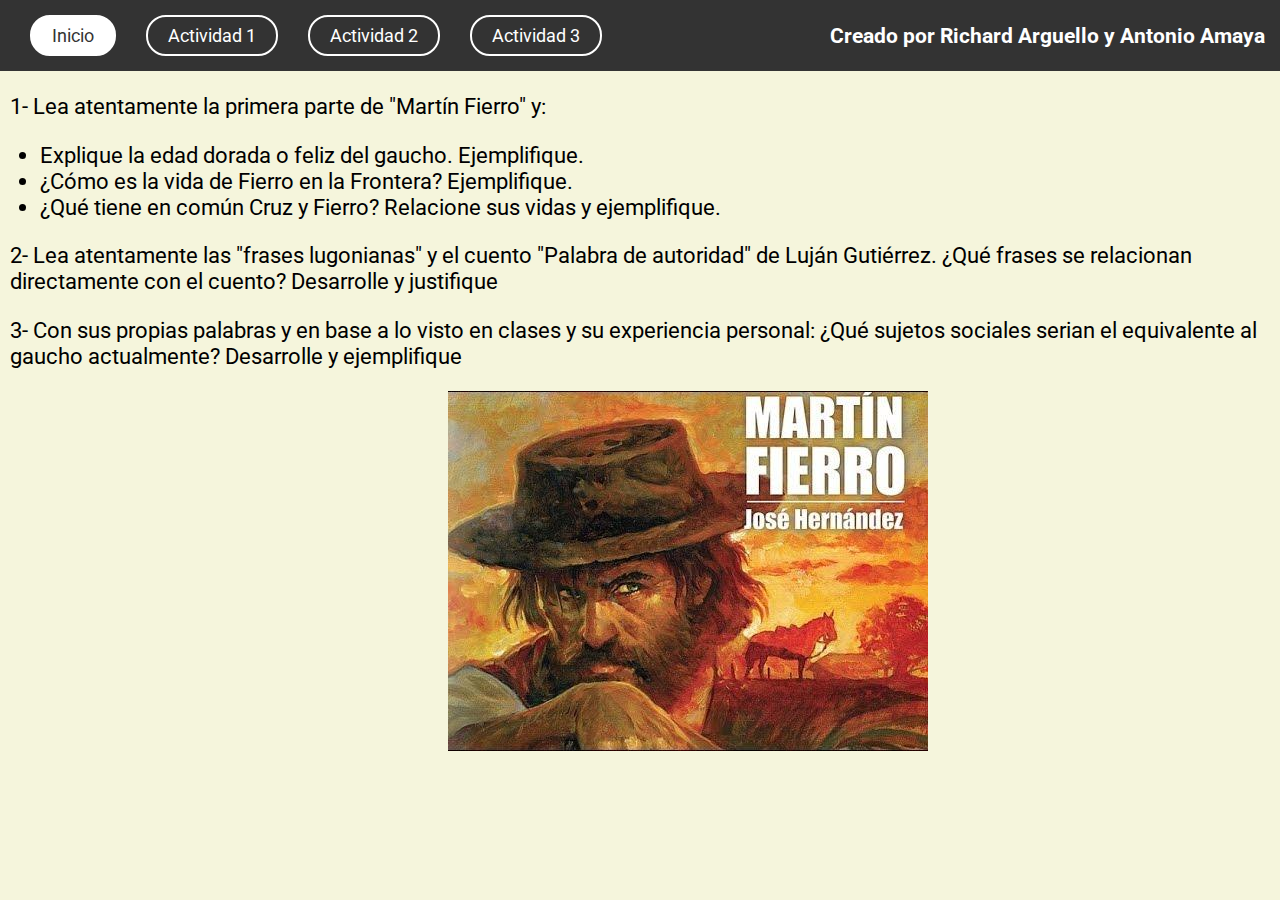
<file: index.html>
<!DOCTYPE html>
<html lang="en">
<head>
    <meta charset="UTF-8">
    <meta name="viewport" content="width=device-width, initial-scale=1.0">
    <title>TP3 Literatura</title>
    <link rel="stylesheet" href="/style.css">
    <link href="https://fonts.googleapis.com/css2?family=Roboto&display=swap" rel="stylesheet">
</head>
<body>
    <header>
        <a href="/index.html" class="link active">Inicio</a>
        <a href="/act1.html" class="link">Actividad 1</a>
        <a href="/act2.html" class="link">Actividad 2</a>
        <a href="/act3.html" class="link">Actividad 3</a>
        <h3 style="margin: 0px; text-align: right; color:white;">Creado por Richard Arguello y Antonio Amaya</h3>
    </header>
    <p>1- Lea atentamente la primera parte de "Martín Fierro" y:</p>
    <ul>
        <li>Explique la edad dorada o feliz del gaucho. Ejemplifique.</li>
        <li>¿Cómo es la vida de Fierro en la Frontera? Ejemplifique.</li>
        <li>¿Qué tiene en común Cruz y Fierro? Relacione sus vidas y ejemplifique.</li>
    </ul>
    <p>2- Lea atentamente las "frases lugonianas" y el cuento "Palabra de autoridad" de Luján Gutiérrez. ¿Qué frases se relacionan directamente con el cuento? Desarrolle y justifique</p>
    <p>3- Con sus propias palabras y en base a lo visto en clases y su experiencia personal: ¿Qué sujetos sociales serian el equivalente al gaucho actualmente? Desarrolle y ejemplifique</p>
    <img src="/index.jpg" alt="" style="position: relative; left: 35%;">
</body>
</html>
</file>
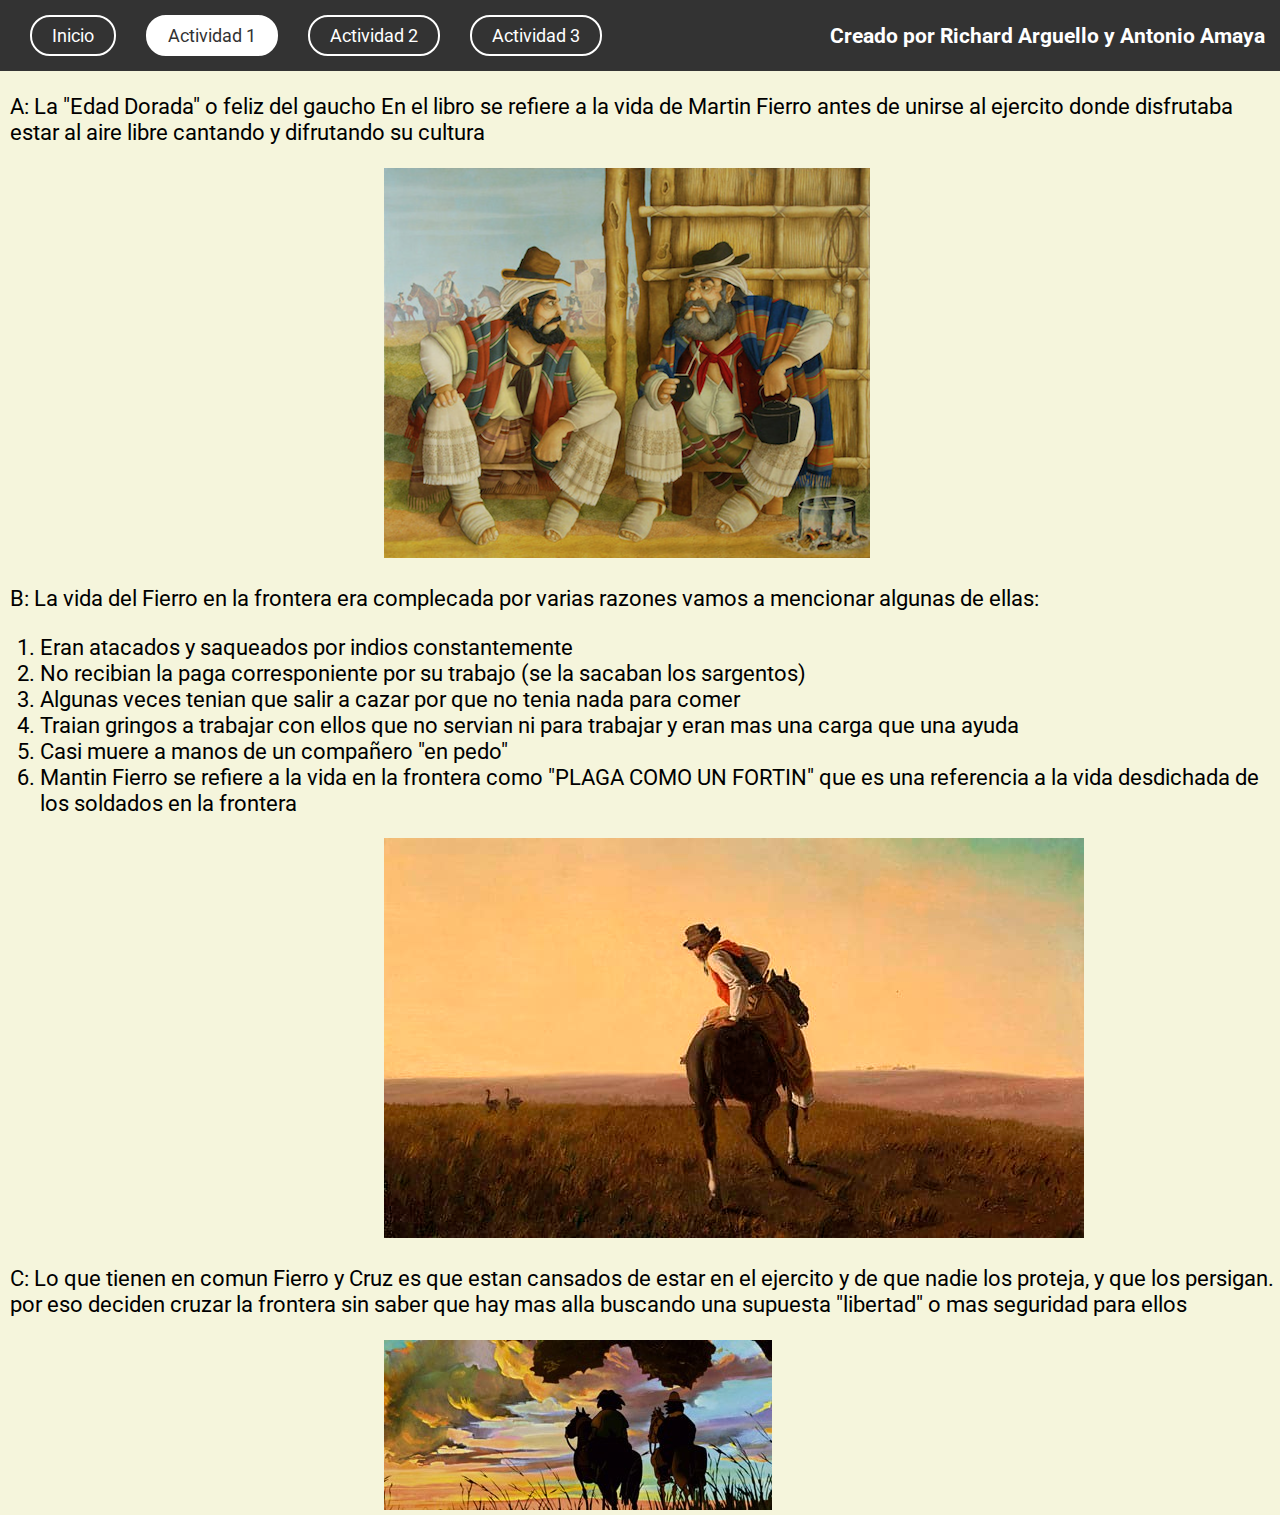
<file: act1.html>
<!DOCTYPE html>
<html lang="en">
<head>
    <meta charset="UTF-8">
    <meta name="viewport" content="width=device-width, initial-scale=1.0">
    <title>Actividad 1</title>
    <link rel="stylesheet" href="/style.css">
    <link href="https://fonts.googleapis.com/css2?family=Roboto&display=swap" rel="stylesheet">
</head>
<body>
    <header>
        <a href="/index.html" class="link">Inicio</a>
        <a href="/act1.html" class="link active">Actividad 1</a>
        <a href="/act2.html" class="link">Actividad 2</a>
        <a href="/act3.html" class="link">Actividad 3</a>
        <h3 style="margin: 0px; text-align: right; color:white;">Creado por Richard Arguello y Antonio Amaya</h3>
    </header>
    <section>

            <p>A: La "Edad Dorada" o feliz del gaucho En el libro se refiere a la vida de Martin Fierro antes de unirse al ejercito donde disfrutaba estar al aire libre cantando y difrutando su cultura</p>
            <img src="/1_A.png" alt="" style="position: relative; left: 30%;">
        <p>B: La vida del Fierro en la frontera era complecada por varias razones vamos a mencionar algunas de ellas:
            <ol>
                <li> Eran atacados y saqueados por indios constantemente</li>
                <li> No recibian la paga corresponiente por su trabajo (se la sacaban los sargentos) </li>
                <li> Algunas veces tenian que salir a cazar por que no tenia nada para comer</li>
                <li> Traian gringos a trabajar con ellos que no servian ni para trabajar y eran mas una carga que una ayuda</li>
                <li> Casi muere a manos de un compañero "en pedo"</li>
                <li> Mantin Fierro se refiere a la vida en la frontera como "PLAGA COMO UN FORTIN" que es una referencia a la vida desdichada de los soldados en la frontera</li>
            </ol>
        </p>
        <img src="/1_B.jpg" alt="" style="position: relative; left: 30%;">
        <p>C: Lo que tienen en comun Fierro y Cruz es que estan cansados de estar en el ejercito y de que nadie los proteja, y que los persigan. por eso deciden cruzar la frontera sin saber que hay mas alla buscando una supuesta "libertad" o mas seguridad para ellos </p>
    </section>
    <img src="/1_C.jpg" alt="" style="position: relative; left: 30%;">
</body>
</html>
</file>
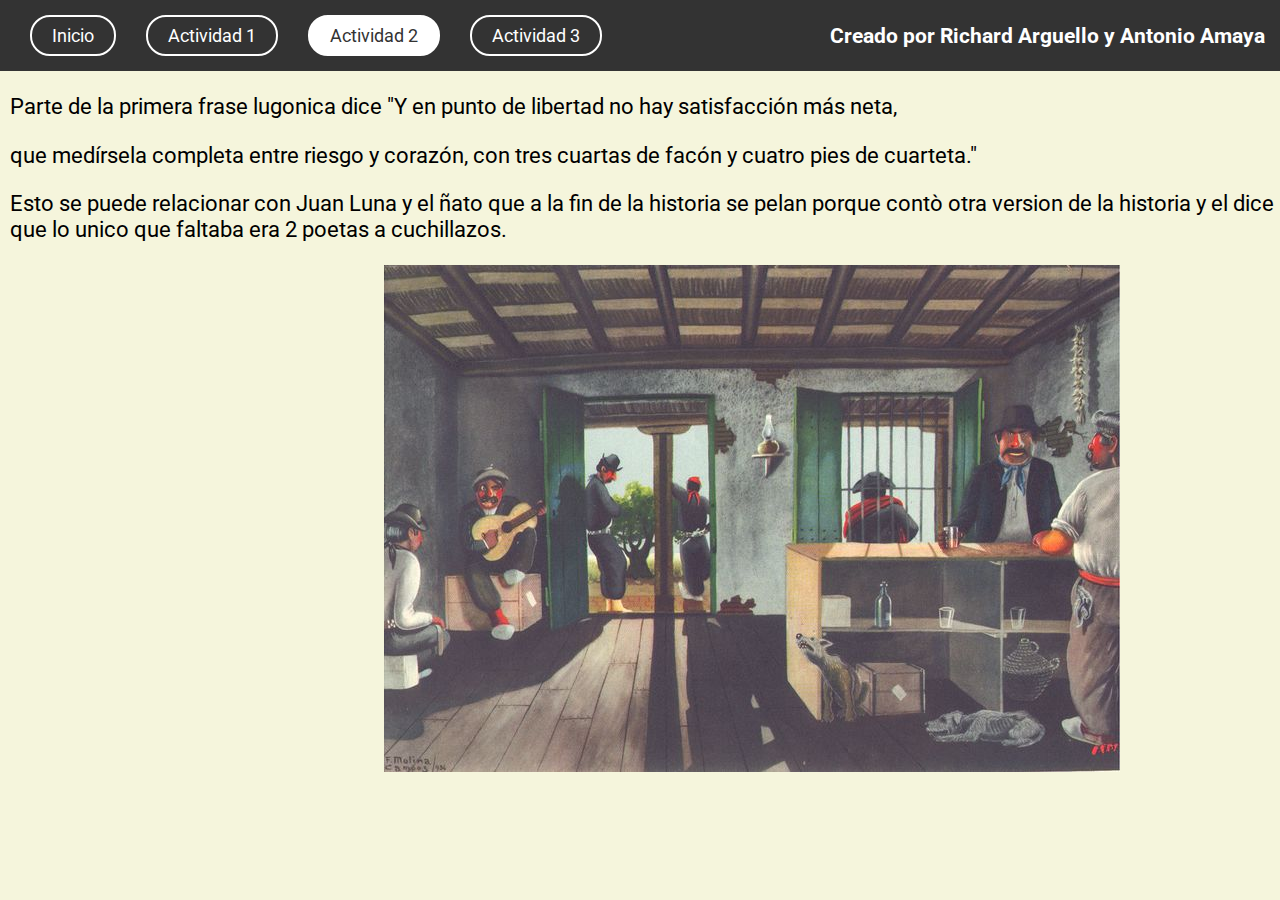
<file: act2.html>
<!DOCTYPE html>
<html lang="en">
<head>
    <meta charset="UTF-8">
    <meta name="viewport" content="width=device-width, initial-scale=1.0">
    <title>Actividad 2</title>
    <link rel="stylesheet" href="/style.css">
    <link href="https://fonts.googleapis.com/css2?family=Roboto&display=swap" rel="stylesheet">
</head>
<body>
    <header>
        <a href="/index.html" class="link">Inicio</a>
        <a href="/act1.html" class="link">Actividad 1</a>
        <a href="/act2.html" class="link active">Actividad 2</a>
        <a href="/act3.html" class="link">Actividad 3</a>
        <h3 style="margin: 0px; text-align: right; color:white;">Creado por Richard Arguello y Antonio Amaya</h3>
    </header>
    <p>Parte de la primera frase lugonica dice "Y en punto de libertad no hay satisfacción más neta,</p>
    <p> que medírsela completa entre riesgo y corazón, con tres cuartas de facón y cuatro pies de cuarteta."</p>
    <p>Esto se puede relacionar con Juan Luna y el ñato que a la fin de la historia se pelan porque contò otra version de la historia y el dice que lo unico que faltaba era 2 poetas a cuchillazos.</p>
    
    <img src="/2.jpg" alt="gauchos en un boliche" style="position: relative; left:30%">
</body>
</html>
</file>
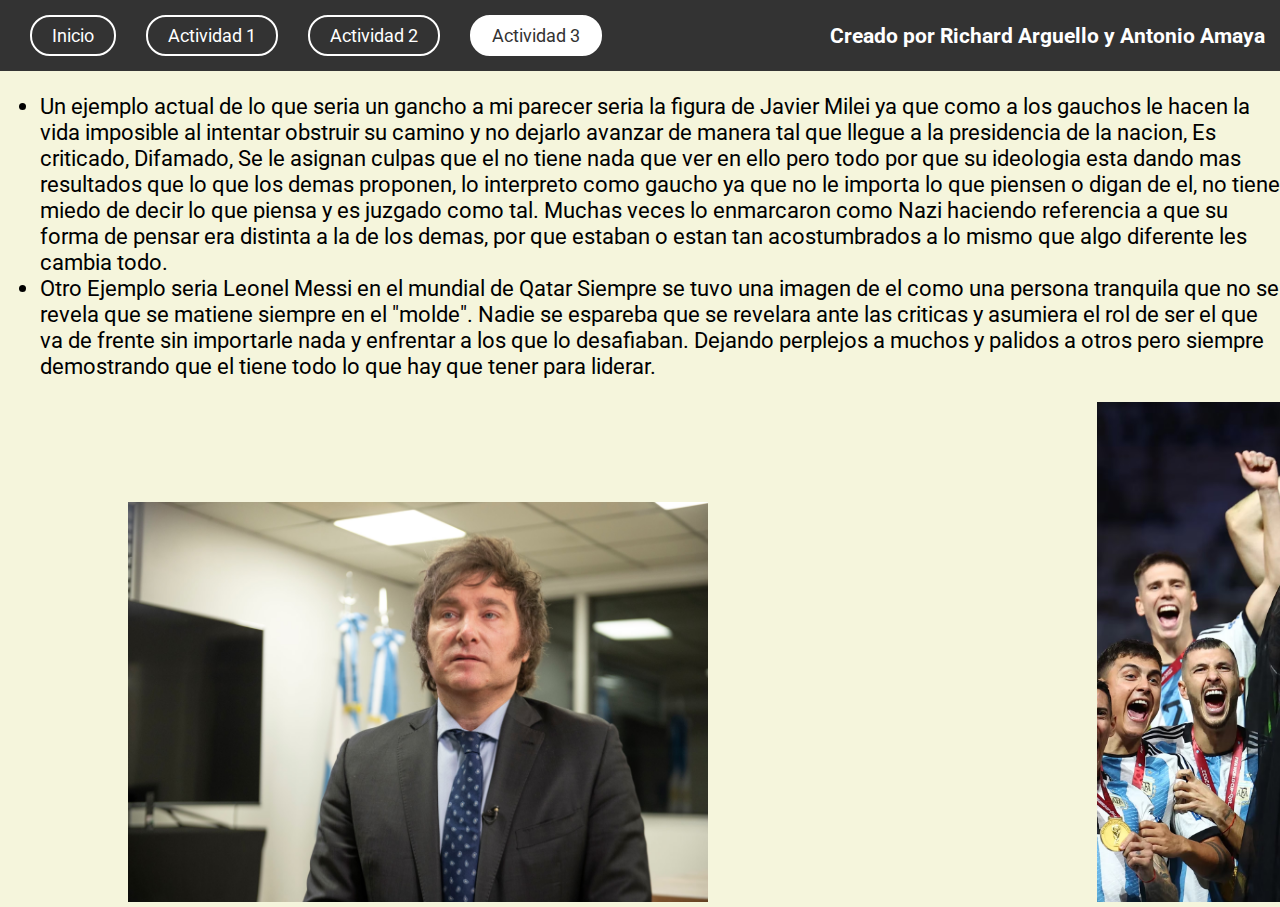
<file: act3.html>
<!DOCTYPE html>
<html lang="en">
<head>
    <meta charset="UTF-8">
    <meta name="viewport" content="width=device-width, initial-scale=1.0">
    <title>Actividad 3</title>
    <link rel="stylesheet" href="/style.css">
    <link href="https://fonts.googleapis.com/css2?family=Roboto&display=swap" rel="stylesheet">
</head>
<body>
    <header>
        <a href="/index.html" class="link">Inicio</a>
        <a href="/act1.html" class="link">Actividad 1</a>
        <a href="/act2.html" class="link">Actividad 2</a>
        <a href="/act3.html" class="link active">Actividad 3</a>
        <h3 style="margin: 0px; text-align: right; color:white;">Creado por Richard Arguello y Antonio Amaya</h3>
    </header>
    <ul>
        <li>Un ejemplo actual de lo que seria un gancho a mi parecer seria la figura de Javier Milei ya que como a los gauchos le hacen la vida imposible al intentar obstruir su camino y no dejarlo avanzar de manera tal que llegue a la presidencia de la nacion, Es criticado, Difamado, Se le asignan culpas que el no tiene nada que ver en ello pero todo por que su ideologia esta dando mas resultados que lo que los demas proponen, lo interpreto como gaucho ya que no le importa lo que piensen o digan de el, no tiene miedo de decir lo que piensa y es juzgado como tal. Muchas veces lo enmarcaron como Nazi haciendo referencia a que su forma de pensar era distinta a la de los demas, por que estaban o estan tan acostumbrados a lo mismo que algo diferente les cambia todo.</li>
        <li>Otro Ejemplo seria Leonel Messi en el mundial de Qatar Siempre se tuvo una imagen de el como una persona tranquila que no se revela que se matiene siempre en el "molde". Nadie se espareba que se revelara ante las criticas y asumiera el rol de ser el que va de frente sin importarle nada y enfrentar a los que lo desafiaban. Dejando perplejos a muchos y palidos a otros pero siempre demostrando que el tiene todo lo que hay que tener para liderar.</li>
    </ul>   
    <img src="/3_1.jpg" alt="" height="400" width="580" style="position: relative; left: 10%;"> 
    <img src="/3_2.jpg" alt="" height="500" width="500" style="position: relative; left: 40%;">    
</body>
</html>
</file>
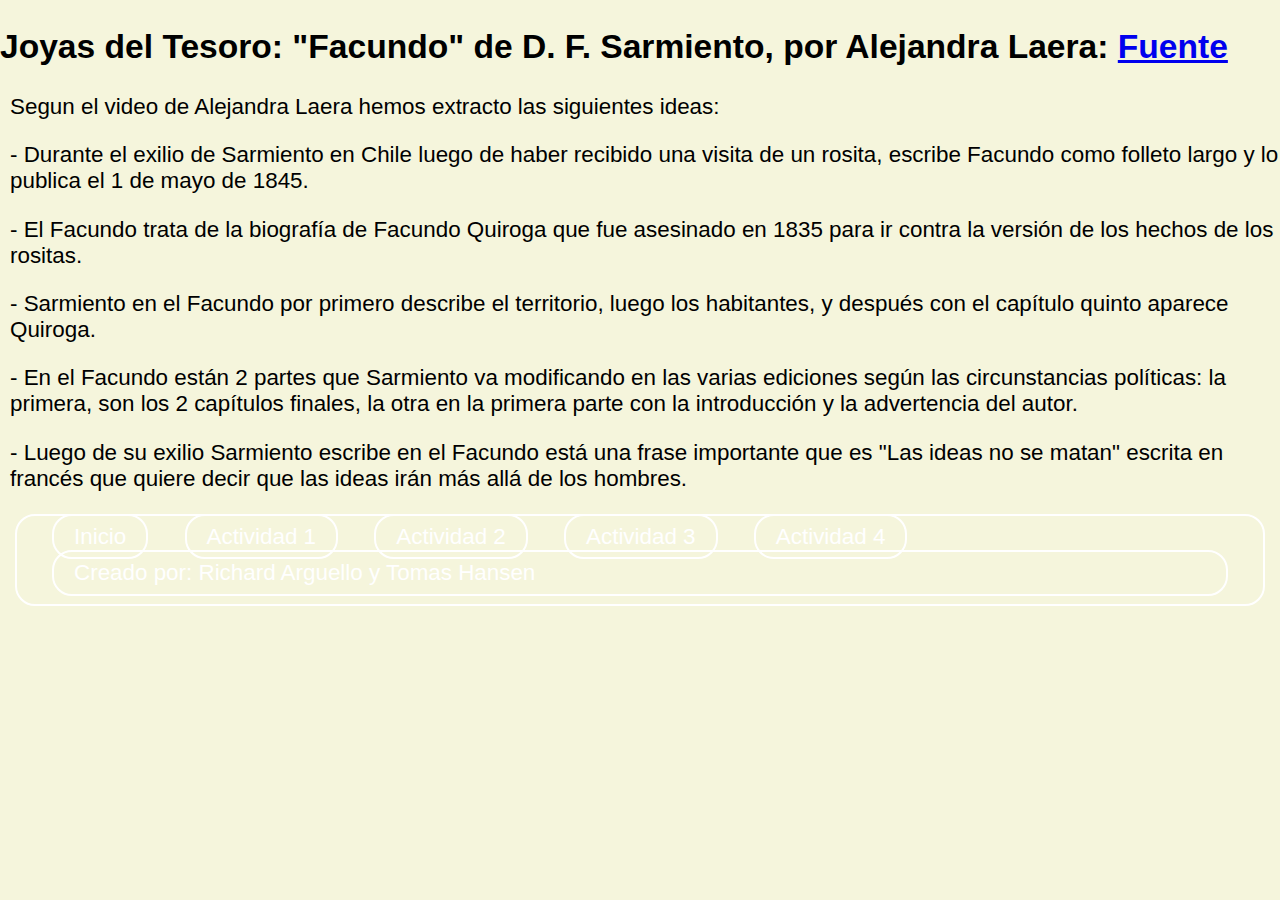
<file: actividad1.html>
<!DOCTYPE html>
<html lang="en">
<head>
    <meta charset="UTF-8">
    <meta http-equiv="X-UA-Compatible" content="IE=edge">
    <meta name="viewport" content="width=device-width, initial-scale=1.0">
    <title>Actividad 1</title>
    <link rel="stylesheet" href="/style.css">
</head>
<body>
    <div>
        <h2>Joyas del Tesoro: "Facundo" de D. F. Sarmiento, por Alejandra Laera: <a href="https://youtu.be/Hh0qMJ8jf4g">Fuente</a></h2>
        <p>Segun el video de Alejandra Laera hemos extracto las siguientes ideas:</p>
        <p>- Durante el exilio de Sarmiento en Chile luego de haber recibido una visita de un rosita, escribe Facundo como folleto largo y lo publica el 1 de mayo de 1845.</p>
        <p>- El Facundo trata de la biografía de Facundo Quiroga que fue asesinado en 1835 para ir contra la versión de los hechos de los rositas.</p>
        <p>- Sarmiento en el Facundo por primero describe el territorio, luego los habitantes, y después con el capítulo quinto aparece Quiroga.</p>
        <p>- En el Facundo están 2 partes que Sarmiento va modificando en las varias ediciones según las circunstancias políticas: la primera, son los 2 capítulos finales, la otra en la primera parte con la introducción y la advertencia del autor.</p>
        <p>- Luego de su exilio Sarmiento escribe en el Facundo está una frase importante que es "Las ideas no se matan" escrita en francés que quiere decir que las ideas irán más allá de los hombres.</p>
    </div>
    <section class="link">
        <section>
            <a href="/index.html" class="link">Inicio</a>
            <a href="/actividad1.html" class="link">Actividad 1</a>
            <a href="/actividad2.html" class="link">Actividad 2</a>
            <a href="/actividad3.html" class="link">Actividad 3</a>
            <a href="/actividad4.html" class="link">Actividad 4</a>
        </section>
        <p class="link">Creado por: Richard Arguello y Tomas Hansen</p>
    </section>
</body>
</html>
</file>
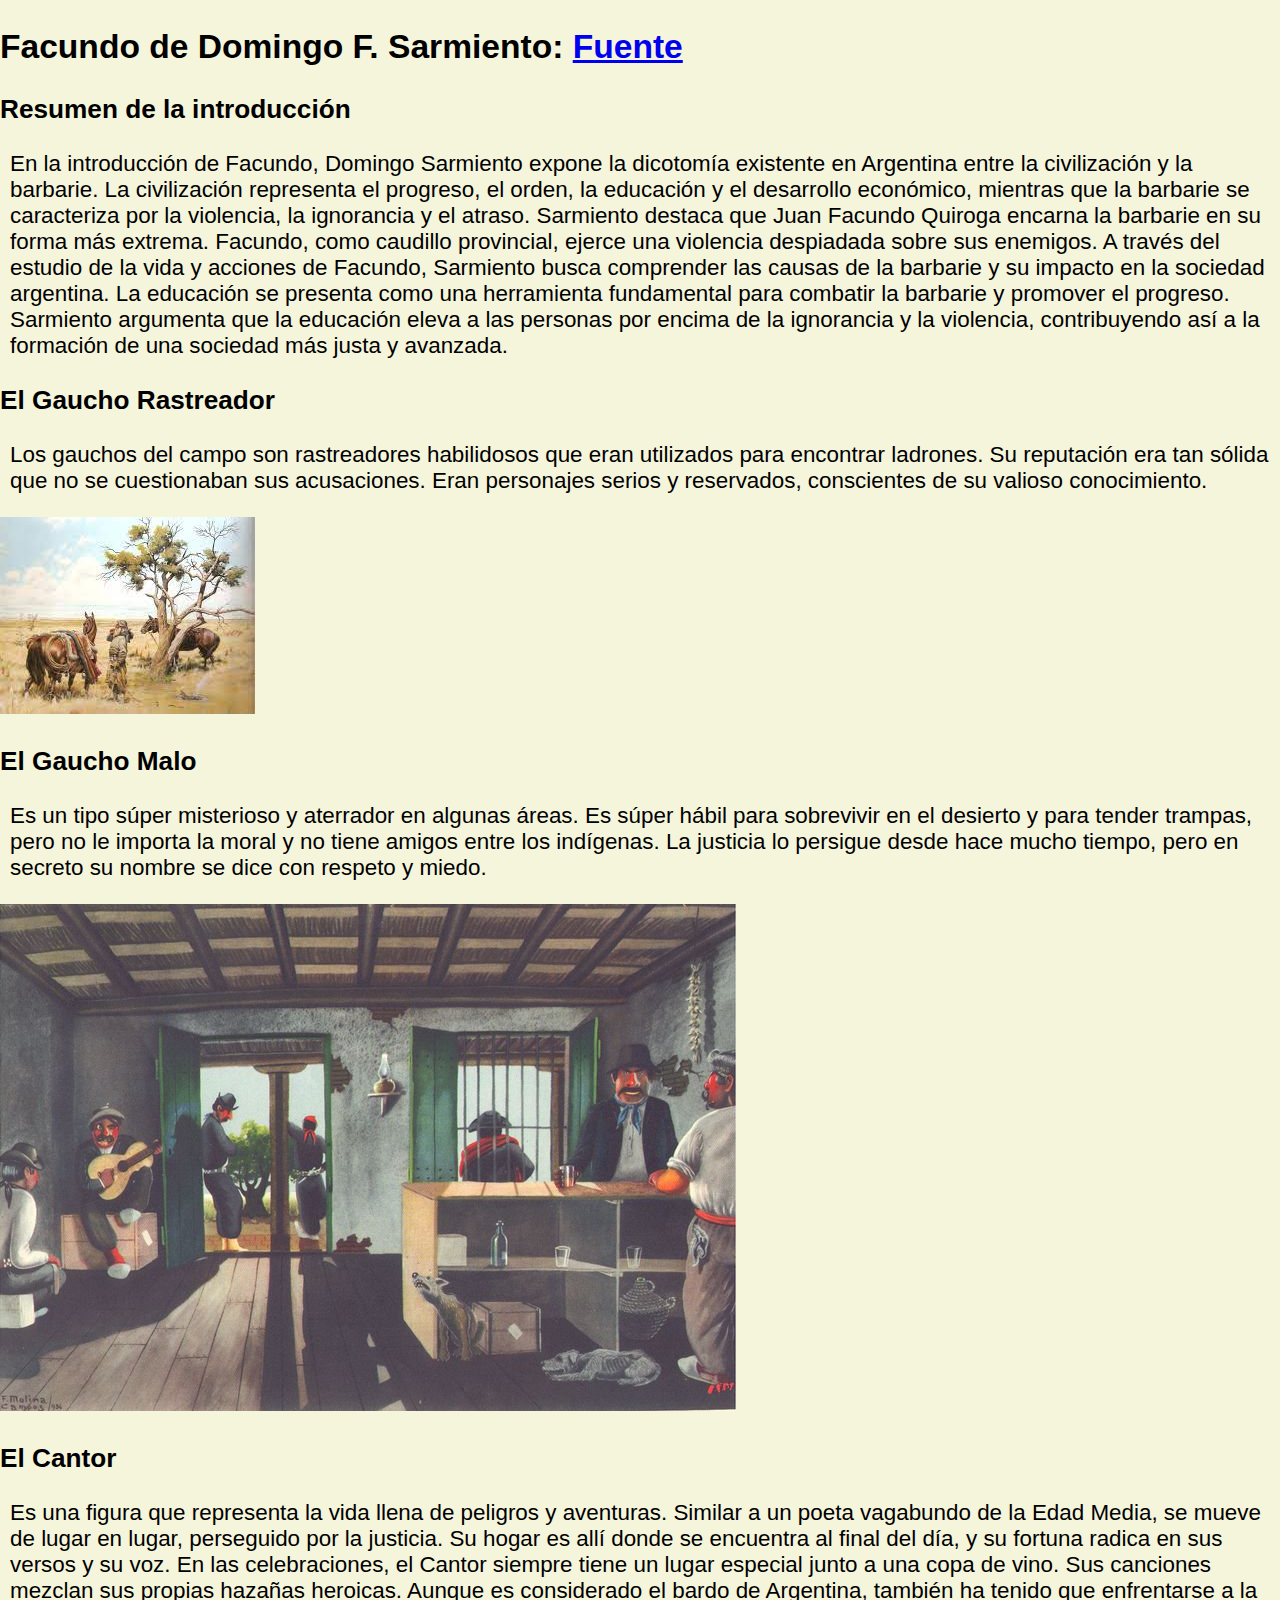
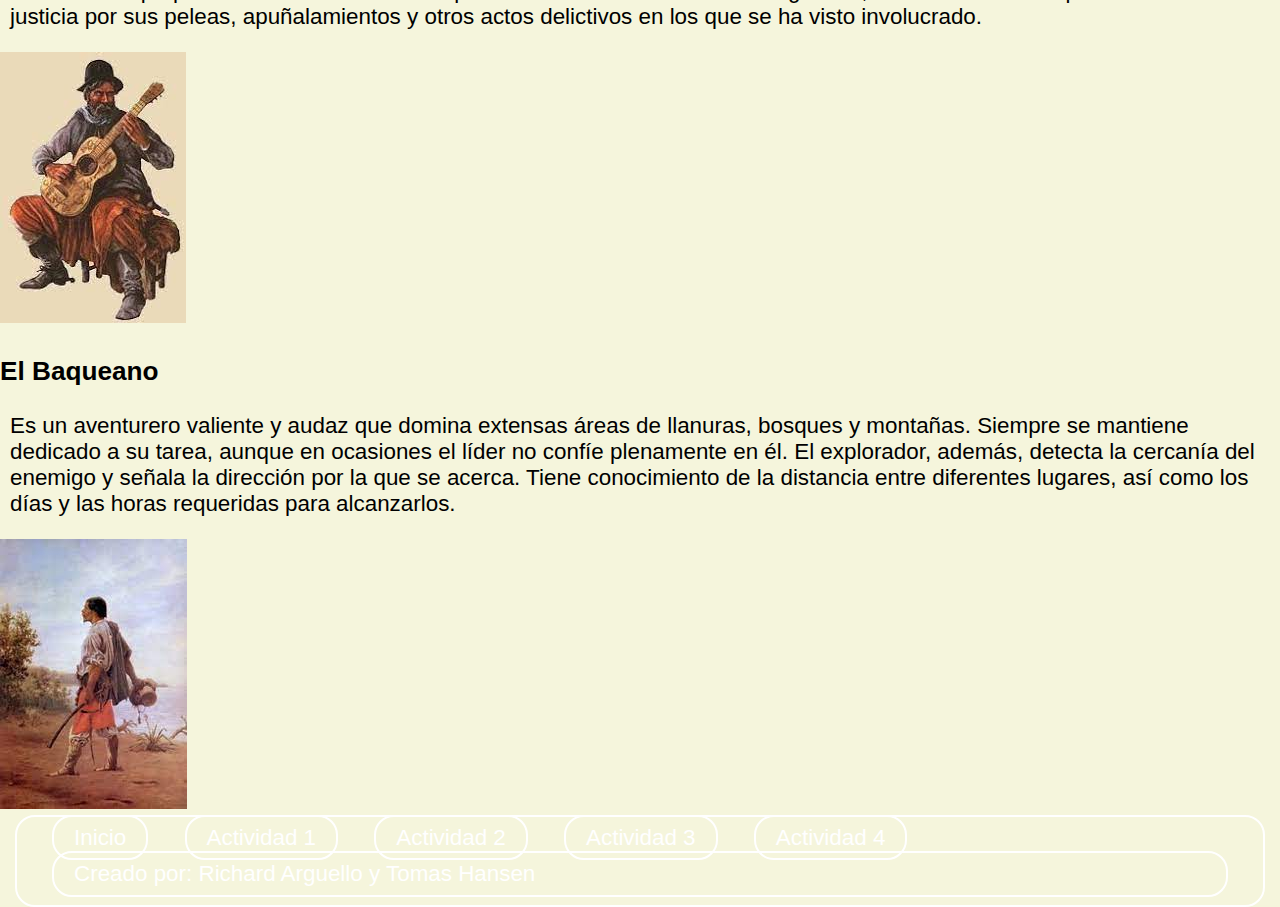
<file: actividad2.html>
<!DOCTYPE html>
<html lang="en">
<head>
    <meta charset="UTF-8">
    <meta http-equiv="X-UA-Compatible" content="IE=edge">
    <meta name="viewport" content="width=device-width, initial-scale=1.0">
    <title>Actividad 2</title>
    <link rel="stylesheet" href="/style.css">
</head>
<body>
    <div>
        <h2>Facundo de Domingo F. Sarmiento: <a href="https://drive.google.com/file/d/1oWJaJ807NFTx_MGuR_D8F2s2C-GKe5H3/view">Fuente</a></h2>
        <h3>Resumen de la introducción</h3>
        <p>En la introducción de Facundo, Domingo Sarmiento expone la dicotomía existente en Argentina entre la civilización y la barbarie. La civilización representa el progreso, el orden, la educación y el desarrollo económico, mientras que la barbarie se caracteriza por la violencia, la ignorancia y el atraso. Sarmiento destaca que Juan Facundo Quiroga encarna la barbarie en su forma más extrema. Facundo, como caudillo provincial, ejerce una violencia despiadada sobre sus enemigos. A través del estudio de la vida y acciones de Facundo, Sarmiento busca comprender las causas de la barbarie y su impacto en la sociedad argentina. La educación se presenta como una herramienta fundamental para combatir la barbarie y promover el progreso. Sarmiento argumenta que la educación eleva a las personas por encima de la ignorancia y la violencia, contribuyendo así a la formación de una sociedad más justa y avanzada.</p>
        <h3>El Gaucho Rastreador</h3>
        <p>Los gauchos del campo son rastreadores habilidosos que eran utilizados para encontrar ladrones. 
            Su reputación era tan sólida que no se cuestionaban sus acusaciones. Eran personajes serios y reservados, conscientes de su valioso conocimiento.</p>
        <img src="/1.jpg" alt="">
        <h3>El Gaucho Malo</h3>
        <p>Es un tipo súper misterioso y aterrador en algunas áreas. Es súper hábil para sobrevivir en el desierto y para tender trampas, pero no le importa la moral y no tiene amigos entre los indígenas. 
            La justicia lo persigue desde hace mucho tiempo, pero en secreto su nombre se dice con respeto y miedo.</p>
        <img src="/2.jpg" alt="">
        <h3>El Cantor</h3>
        <p>Es una figura que representa la vida llena de peligros y aventuras. Similar a un poeta vagabundo de la Edad Media, se mueve de lugar en lugar, perseguido por la justicia. Su hogar es allí donde se encuentra al final del día, y su fortuna radica en sus versos y su voz. 
            En las celebraciones, el Cantor siempre tiene un lugar especial junto a una copa de vino. Sus canciones mezclan sus propias hazañas heroicas. Aunque es considerado el bardo de Argentina, también ha tenido que enfrentarse a la justicia por sus peleas, apuñalamientos y otros actos delictivos en los que se ha visto involucrado.</p>
        <img src="/3.jpg" alt="">
            <h3>El Baqueano</h3>
        <p>Es un aventurero valiente y audaz que domina extensas áreas de llanuras, bosques y montañas. Siempre se mantiene dedicado a su tarea, aunque en ocasiones el líder no confíe plenamente en él. 
            El explorador, además, detecta la cercanía del enemigo y señala la dirección por la que se acerca. Tiene conocimiento de la distancia entre diferentes lugares, así como los días y las horas requeridas para alcanzarlos.</p>
        <img src="/4.jpg" alt="">
    </div>
    <section class="link">
        <section>
            <a href="/index.html" class="link">Inicio</a>
            <a href="/actividad1.html" class="link">Actividad 1</a>
            <a href="/actividad2.html" class="link">Actividad 2</a>
            <a href="/actividad3.html" class="link">Actividad 3</a>
            <a href="/actividad4.html" class="link">Actividad 4</a>
        </section>
        <p class="link">Creado por: Richard Arguello y Tomas Hansen</p>
    </section>
</body>
</html>
</file>
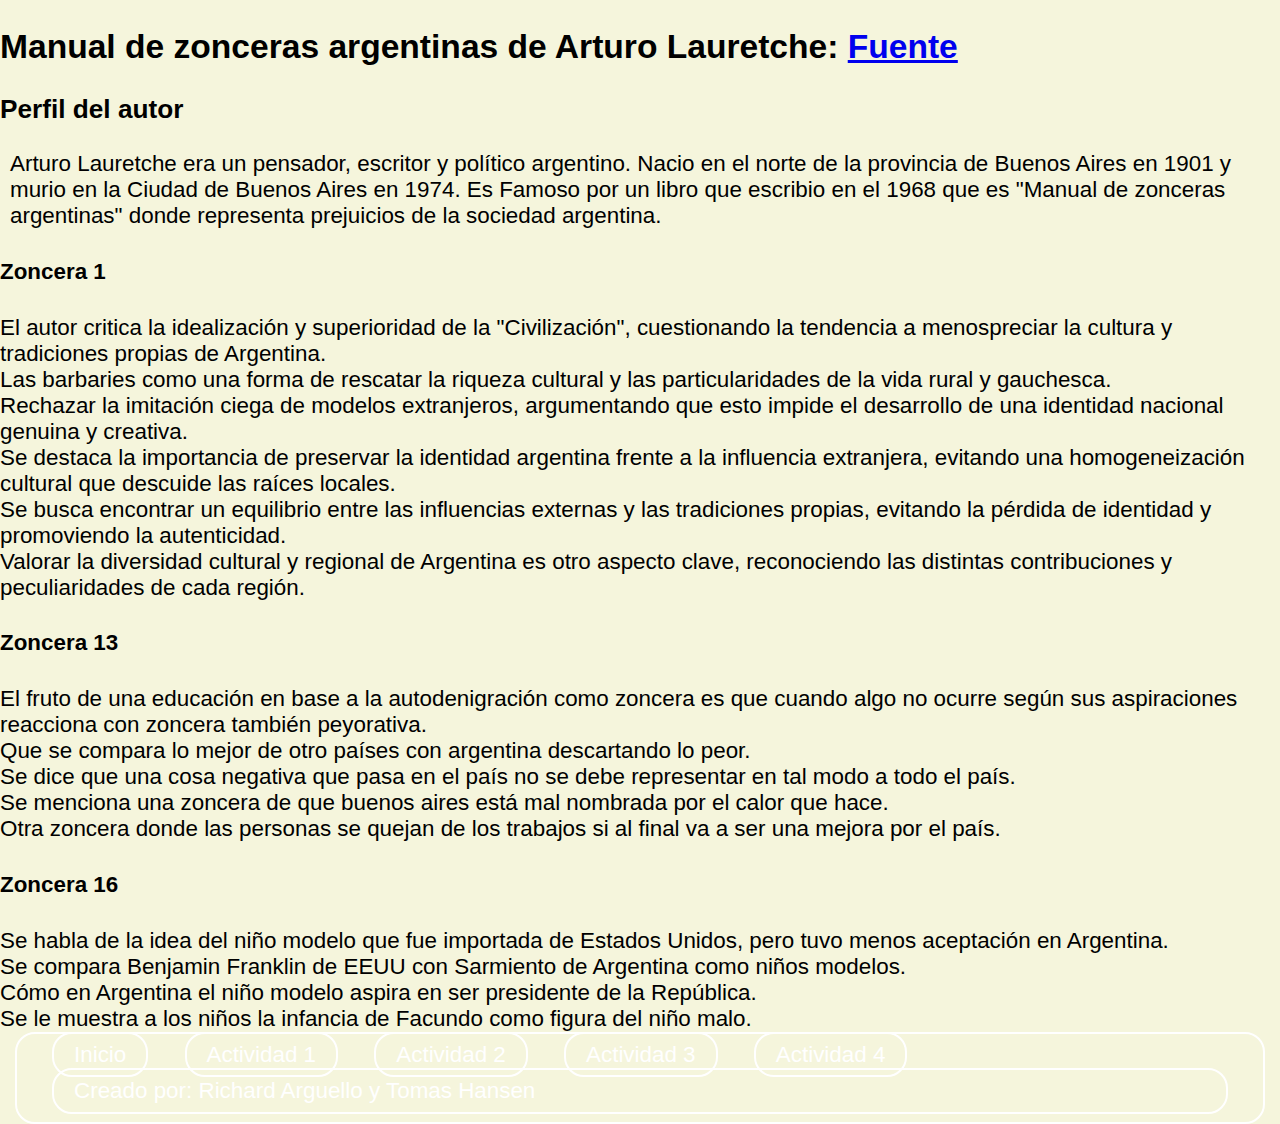
<file: actividad3.html>
<!DOCTYPE html>
<html lang="en">
<head>
    <meta charset="UTF-8">
    <meta http-equiv="X-UA-Compatible" content="IE=edge">
    <meta name="viewport" content="width=device-width, initial-scale=1.0">
    <title>Actividad 3</title>
    <link rel="stylesheet" href="/style.css">
</head>
<body>
    <div>
        <h2>Manual de zonceras argentinas de Arturo Lauretche: <a href="https://drive.google.com/file/d/1hPe_PN0-FzxLLPqI1hOKdDdHC2NBnwQF/view">Fuente</a></h2>
        <h3>Perfil del autor</h3>
        <p>Arturo Lauretche era un pensador, escritor y político argentino. Nacio en el norte de la provincia de Buenos Aires en 1901 y murio en la Ciudad de Buenos Aires en 1974. 
            Es Famoso por un libro que escribio en el 1968 que es "Manual de zonceras argentinas" donde representa prejuicios de la sociedad argentina.
        </p>
        <h4>Zoncera 1</h4>
        <li>El autor critica la idealización y superioridad de la "Civilización", cuestionando la tendencia a menospreciar la cultura y tradiciones propias de Argentina.</li>
        <li>Las barbaries como una forma de rescatar la riqueza cultural y las particularidades de la vida rural y gauchesca.</li>
        <li>Rechazar la imitación ciega de modelos extranjeros, argumentando que esto impide el desarrollo de una identidad nacional genuina y creativa.</li>
        <li>Se destaca la importancia de preservar la identidad argentina frente a la influencia extranjera, evitando una homogeneización cultural que descuide las raíces locales.</li>
        <li>Se busca encontrar un equilibrio entre las influencias externas y las tradiciones propias, evitando la pérdida de identidad y promoviendo la autenticidad.</li>
        <li>Valorar la diversidad cultural y regional de Argentina es otro aspecto clave, reconociendo las distintas contribuciones y peculiaridades de cada región.</li>
        <h4>Zoncera 13</h4>
        <li>El fruto de una educación en base a la autodenigración como zoncera es que cuando algo no ocurre según sus aspiraciones reacciona con zoncera también peyorativa.</li>
        <li>Que se compara lo mejor de otro países con argentina descartando lo peor.</li>
        <li>Se dice que una cosa negativa que pasa en el país no se debe representar en tal modo a todo el país.</li>
        <li>Se menciona una zoncera de que buenos aires está mal nombrada por el calor que hace.</li>
        <li>Otra zoncera donde las personas se quejan de los trabajos si al final va a ser una mejora por el país.</li>
            
        <h4>Zoncera 16</h4>
        <li>Se habla de la idea del niño modelo que fue importada de Estados Unidos, pero tuvo menos aceptación en Argentina.</li>
        <li>Se compara Benjamin Franklin de EEUU con Sarmiento de Argentina como niños modelos.</li>
        <li>Cómo en Argentina el niño modelo aspira en ser presidente de la República.</li>
        <li>Se le muestra a los niños la infancia de Facundo como figura del niño malo.</li>
    </div>
    <section class="link">
        <section>
            <a href="/index.html" class="link">Inicio</a>
            <a href="/actividad1.html" class="link">Actividad 1</a>
            <a href="/actividad2.html" class="link">Actividad 2</a>
            <a href="/actividad3.html" class="link">Actividad 3</a>
            <a href="/actividad4.html" class="link">Actividad 4</a>
        </section>
        <p class="link">Creado por: Richard Arguello y Tomas Hansen</p>
    </section>
</body>
</html>
</file>
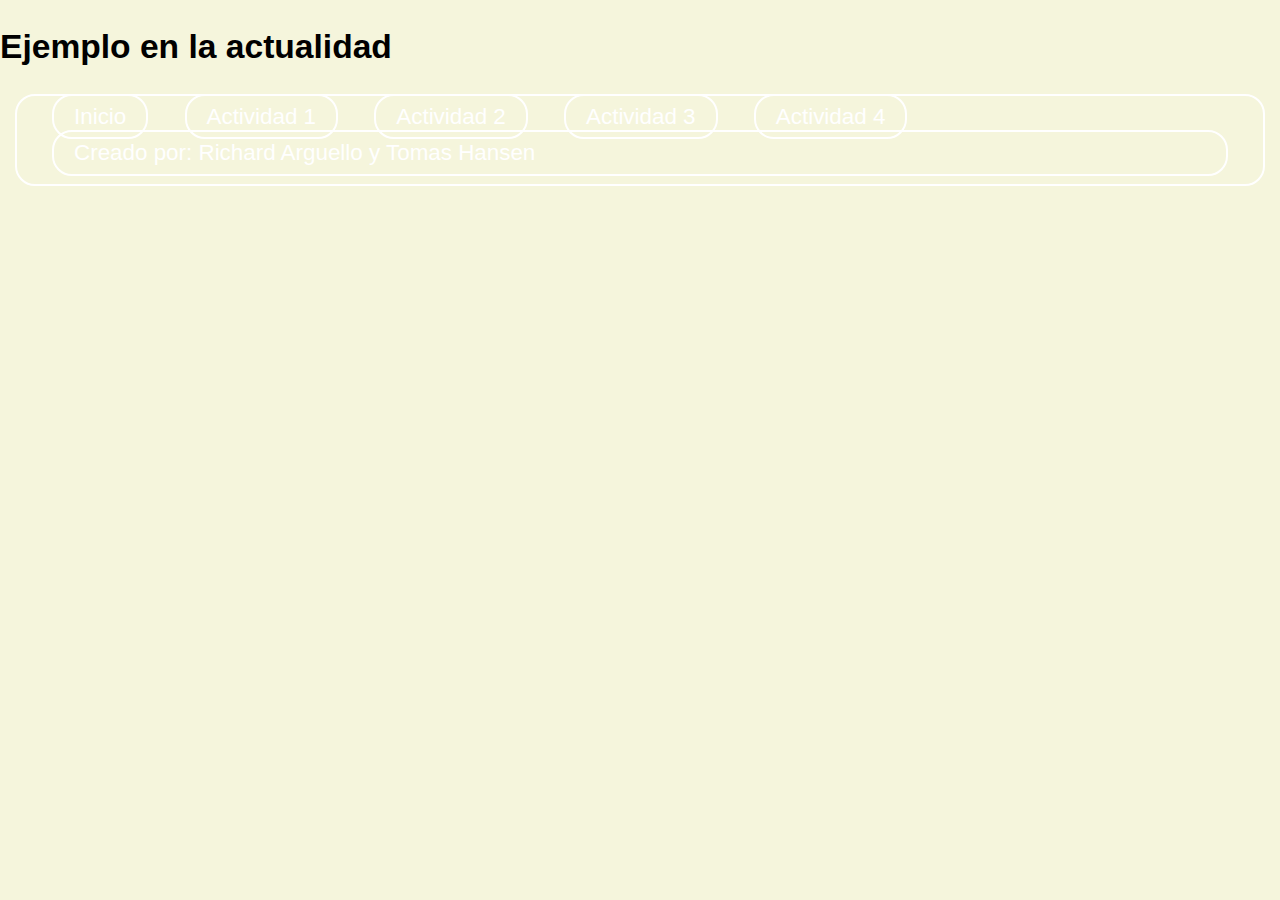
<file: actividad4.html>
<!DOCTYPE html>
<html lang="en">
<head>
    <meta charset="UTF-8">
    <meta http-equiv="X-UA-Compatible" content="IE=edge">
    <meta name="viewport" content="width=device-width, initial-scale=1.0">
    <title>Actividad 4</title>
    <link rel="stylesheet" href="/style.css">
</head>
<body>
    <div>
        <h2>Ejemplo en la actualidad</h2>
    </div>
    <section class="link">
        <section>
            <a href="/index.html" class="link">Inicio</a>
            <a href="/actividad1.html" class="link">Actividad 1</a>
            <a href="/actividad2.html" class="link">Actividad 2</a>
            <a href="/actividad3.html" class="link">Actividad 3</a>
            <a href="/actividad4.html" class="link">Actividad 4</a>
        </section>
        <p class="link">Creado por: Richard Arguello y Tomas Hansen</p>
    </section>
</body>
</html>
</file>
<file: style.css>
body{
    margin: 0px;
    font-family: 'Roboto', sans-serif;
    background-color: beige;
    font-size: 140%;
    
}

header{
    font-size: 80%;
    background-color: #333;
    padding: 15px;
    display: grid;
    grid-template-columns: repeat(4, max-content) auto;
    align-items: center;
}

p{
    margin-left:10px;
}

.link{
    margin: 0px 15px;
    padding: 8px 20px;
    border: 2px solid white;
    color: white;
    border-radius: 20px;
    text-decoration: none;
}

.active, .link:hover{
    background-color: white;
    color: #333;
    transition: background-color 0.3s, color 0.3s;
}
</file>
